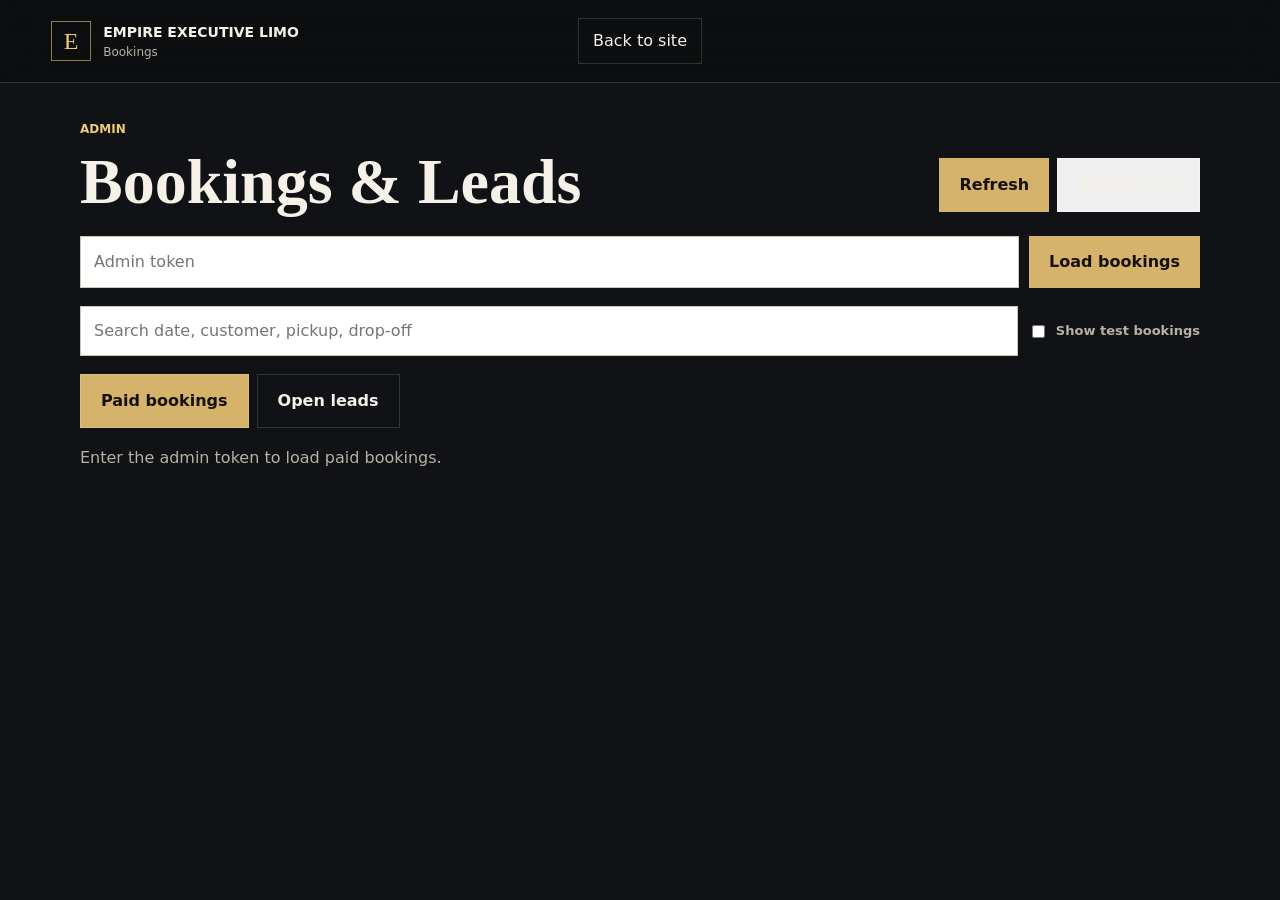
<file: admin.html>
<!doctype html>
<html lang="en">
  <head>
    <meta charset="utf-8">
    <meta name="viewport" content="width=device-width, initial-scale=1">
    <title>Empire Executive Limo | Bookings</title>
    <link rel="stylesheet" href="./styles.css">
    <style>
      body { background: #101215; }
      .admin-shell { width: min(1120px, calc(100vw - 32px)); margin: 0 auto; padding: 120px 0 56px; }
      .admin-header { display: flex; justify-content: space-between; gap: 18px; align-items: end; margin-bottom: 24px; }
      .admin-header h1 { font-size: clamp(34px, 6vw, 64px); margin: 0; }
      .admin-controls { display: grid; grid-template-columns: 1fr auto; gap: 10px; margin-bottom: 18px; }
      .admin-filters { display: grid; grid-template-columns: 1fr auto; gap: 10px; margin-bottom: 18px; }
      .admin-filters label { display: inline-flex; min-height: 48px; align-items: center; gap: 8px; color: var(--muted); }
      .admin-filters input[type="checkbox"] { width: auto; min-height: auto; }
      .admin-tabs { display: flex; flex-wrap: wrap; gap: 8px; margin-bottom: 18px; }
      .admin-tabs button { min-height: 42px; border: 1px solid var(--line); background: transparent; color: var(--text); }
      .admin-tabs button.is-active { background: var(--gold); color: #15100a; }
      .booking-list { display: grid; gap: 12px; }
      .booking-card { display: grid; gap: 12px; padding: 16px; border: 1px solid var(--line); background: var(--panel); }
      .booking-card header { display: flex; justify-content: space-between; gap: 16px; align-items: start; }
      .booking-card h2 { margin: 0; font: 800 18px/1.25 Inter, sans-serif; }
      .booking-card strong { color: var(--gold-strong); }
      .booking-grid { display: grid; grid-template-columns: repeat(3, minmax(0, 1fr)); gap: 10px; color: var(--muted); font-size: 14px; }
      .booking-grid span { display: block; color: var(--text); overflow-wrap: anywhere; }
      .booking-actions { display: flex; flex-wrap: wrap; gap: 8px; }
      .admin-note { min-height: 22px; color: var(--muted); }
      @media (max-width: 760px) {
        .admin-header, .admin-controls, .admin-filters { grid-template-columns: 1fr; display: grid; }
        .booking-card header { display: grid; }
        .booking-grid { grid-template-columns: 1fr; }
      }
    </style>
  </head>
  <body>
    <header class="site-header" aria-label="Admin navigation">
      <a class="brand" href="./" aria-label="Empire Executive Limo home">
        <span class="brand-mark">E</span>
        <span><strong>Empire Executive Limo</strong><small>Bookings</small></span>
      </a>
      <a class="call-link" href="./">Back to site</a>
    </header>
    <main class="admin-shell">
      <div class="admin-header">
        <div><p class="eyebrow">Admin</p><h1>Bookings & Leads</h1></div>
        <div class="booking-actions"><button class="button primary" id="refresh-bookings" type="button">Refresh</button><button class="button ghost" id="export-csv" type="button">Export CSV</button></div>
      </div>
      <div class="admin-controls">
        <input id="admin-token" type="password" placeholder="Admin token" autocomplete="off">
        <button class="button primary" id="load-bookings" type="button">Load bookings</button>
      </div>
      <div class="admin-filters">
        <input id="booking-search" type="search" placeholder="Search date, customer, pickup, drop-off">
        <label><input id="show-tests" type="checkbox"> Show test bookings</label>
      </div>
      <div class="admin-tabs" role="tablist" aria-label="Admin lists">
        <button class="is-active" type="button" data-view="bookings">Paid bookings</button>
        <button type="button" data-view="leads">Open leads</button>
      </div>
      <p class="admin-note" id="admin-note">Enter the admin token to load paid bookings.</p>
      <section class="booking-list" id="booking-list" aria-live="polite"></section>
    </main>
    <script src="./admin.js"></script>
  </body>
</html>
</file>
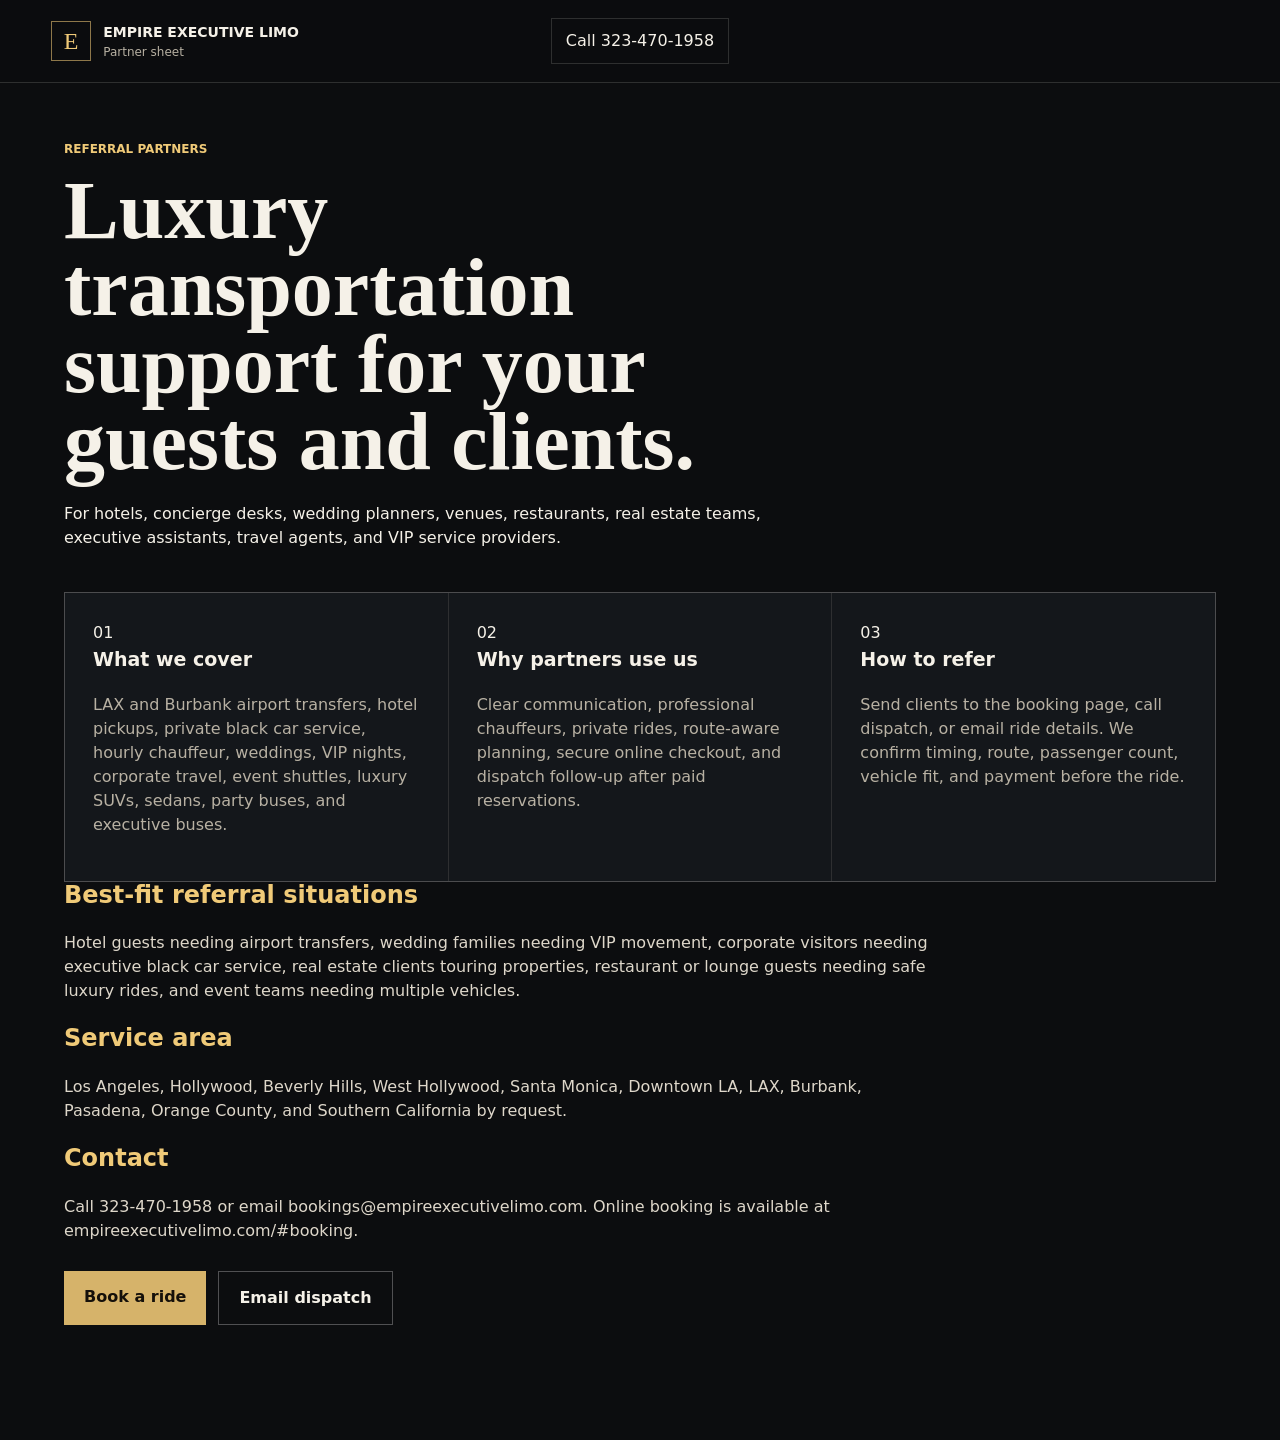
<file: partners.html>
<!doctype html>
<html lang="en">
  <head>
    <meta charset="utf-8">
    <meta name="viewport" content="width=device-width, initial-scale=1">
    <title>Referral Partners | Empire Executive Limo</title>
    <meta name="description" content="Referral partner service sheet for hotels, event planners, venues, restaurants, real estate teams, and concierge teams needing luxury chauffeur service in Los Angeles.">
    <link rel="stylesheet" href="./styles.css">
  </head>
  <body>
    <header class="site-header" aria-label="Site navigation">
      <a class="brand" href="./" aria-label="Empire Executive Limo home"><span class="brand-mark">E</span><span><strong>Empire Executive Limo</strong><small>Partner sheet</small></span></a>
      <a class="call-link" href="tel:+13234701958">Call 323-470-1958</a>
    </header>
    <main class="section legal-page">
      <div class="section-heading"><p class="eyebrow">Referral partners</p><h1>Luxury transportation support for your guests and clients.</h1><p>For hotels, concierge desks, wedding planners, venues, restaurants, real estate teams, executive assistants, travel agents, and VIP service providers.</p></div>
      <div class="intro-grid">
        <article><span>01</span><h3>What we cover</h3><p>LAX and Burbank airport transfers, hotel pickups, private black car service, hourly chauffeur, weddings, VIP nights, corporate travel, event shuttles, luxury SUVs, sedans, party buses, and executive buses.</p></article>
        <article><span>02</span><h3>Why partners use us</h3><p>Clear communication, professional chauffeurs, private rides, route-aware planning, secure online checkout, and dispatch follow-up after paid reservations.</p></article>
        <article><span>03</span><h3>How to refer</h3><p>Send clients to the booking page, call dispatch, or email ride details. We confirm timing, route, passenger count, vehicle fit, and payment before the ride.</p></article>
      </div>
      <div class="legal-body">
        <h2>Best-fit referral situations</h2>
        <p>Hotel guests needing airport transfers, wedding families needing VIP movement, corporate visitors needing executive black car service, real estate clients touring properties, restaurant or lounge guests needing safe luxury rides, and event teams needing multiple vehicles.</p>
        <h2>Service area</h2>
        <p>Los Angeles, Hollywood, Beverly Hills, West Hollywood, Santa Monica, Downtown LA, LAX, Burbank, Pasadena, Orange County, and Southern California by request.</p>
        <h2>Contact</h2>
        <p>Call 323-470-1958 or email bookings@empireexecutivelimo.com. Online booking is available at empireexecutivelimo.com/#booking.</p>
      </div>
      <div class="hero-actions"><a class="button primary" href="./#booking">Book a ride</a><a class="button ghost" href="mailto:bookings@empireexecutivelimo.com">Email dispatch</a></div>
    </main>
  </body>
</html>
</file>
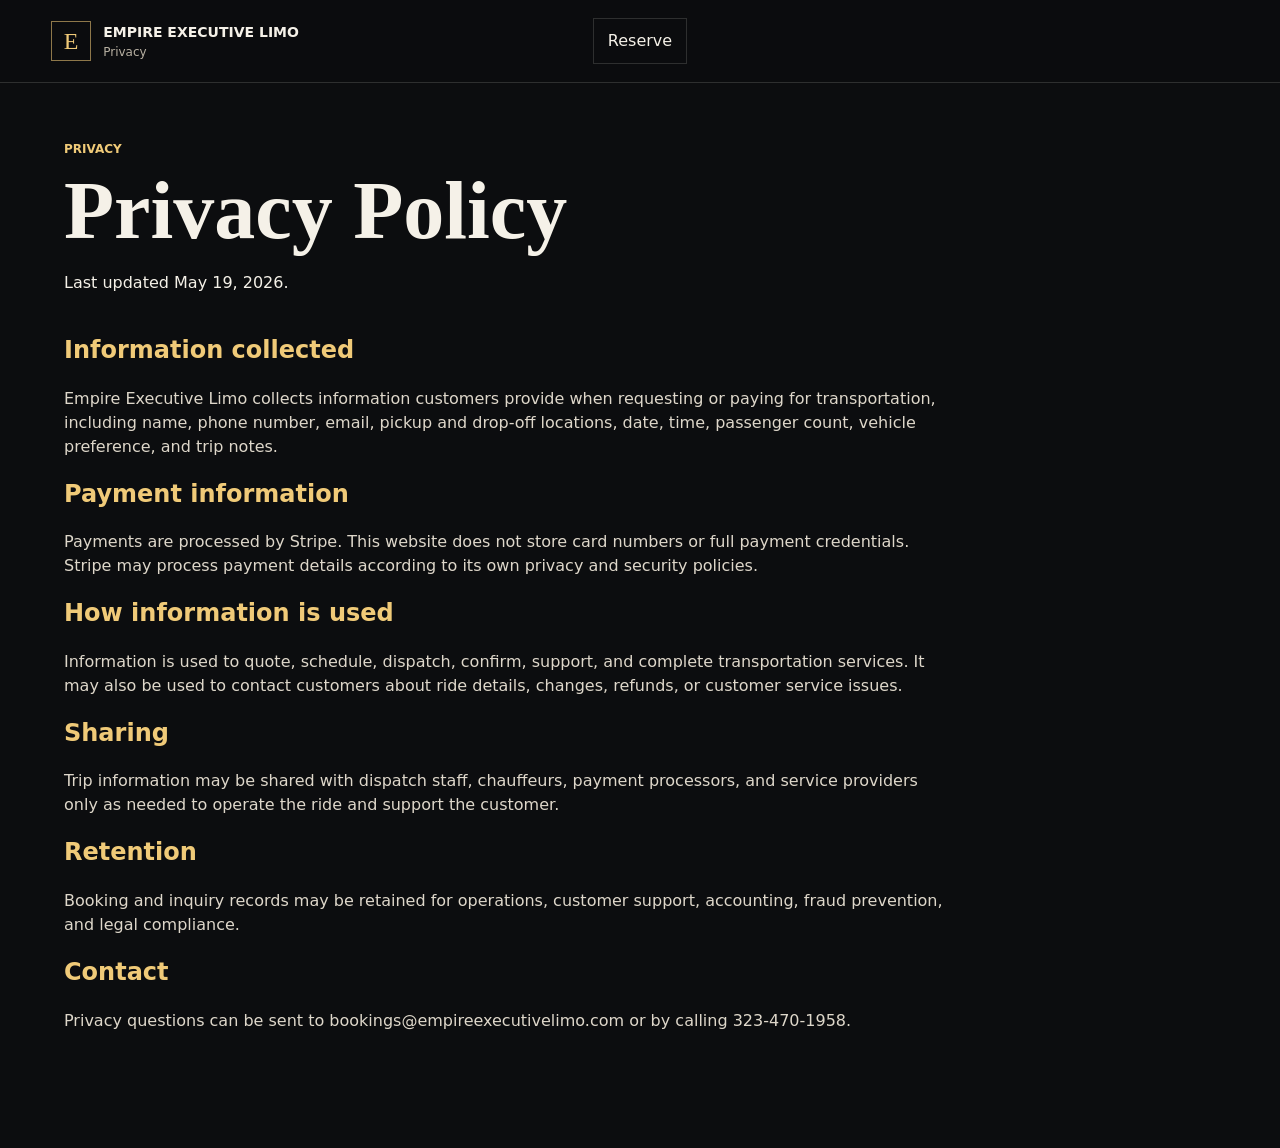
<file: privacy.html>
<!doctype html>
<html lang="en">
  <head>
    <meta charset="utf-8">
    <meta name="viewport" content="width=device-width, initial-scale=1">
    <title>Privacy Policy | Empire Executive Limo</title>
    <link rel="stylesheet" href="./styles.css">
  </head>
  <body>
    <header class="site-header" aria-label="Site navigation">
      <a class="brand" href="./" aria-label="Empire Executive Limo home"><span class="brand-mark">E</span><span><strong>Empire Executive Limo</strong><small>Privacy</small></span></a>
      <a class="call-link" href="./#booking">Reserve</a>
    </header>
    <main class="section legal-page">
      <div class="section-heading"><p class="eyebrow">Privacy</p><h1>Privacy Policy</h1><p>Last updated May 19, 2026.</p></div>
      <div class="legal-body">
        <h2>Information collected</h2>
        <p>Empire Executive Limo collects information customers provide when requesting or paying for transportation, including name, phone number, email, pickup and drop-off locations, date, time, passenger count, vehicle preference, and trip notes.</p>
        <h2>Payment information</h2>
        <p>Payments are processed by Stripe. This website does not store card numbers or full payment credentials. Stripe may process payment details according to its own privacy and security policies.</p>
        <h2>How information is used</h2>
        <p>Information is used to quote, schedule, dispatch, confirm, support, and complete transportation services. It may also be used to contact customers about ride details, changes, refunds, or customer service issues.</p>
        <h2>Sharing</h2>
        <p>Trip information may be shared with dispatch staff, chauffeurs, payment processors, and service providers only as needed to operate the ride and support the customer.</p>
        <h2>Retention</h2>
        <p>Booking and inquiry records may be retained for operations, customer support, accounting, fraud prevention, and legal compliance.</p>
        <h2>Contact</h2>
        <p>Privacy questions can be sent to bookings@empireexecutivelimo.com or by calling 323-470-1958.</p>
      </div>
    </main>
  </body>
</html>
</file>
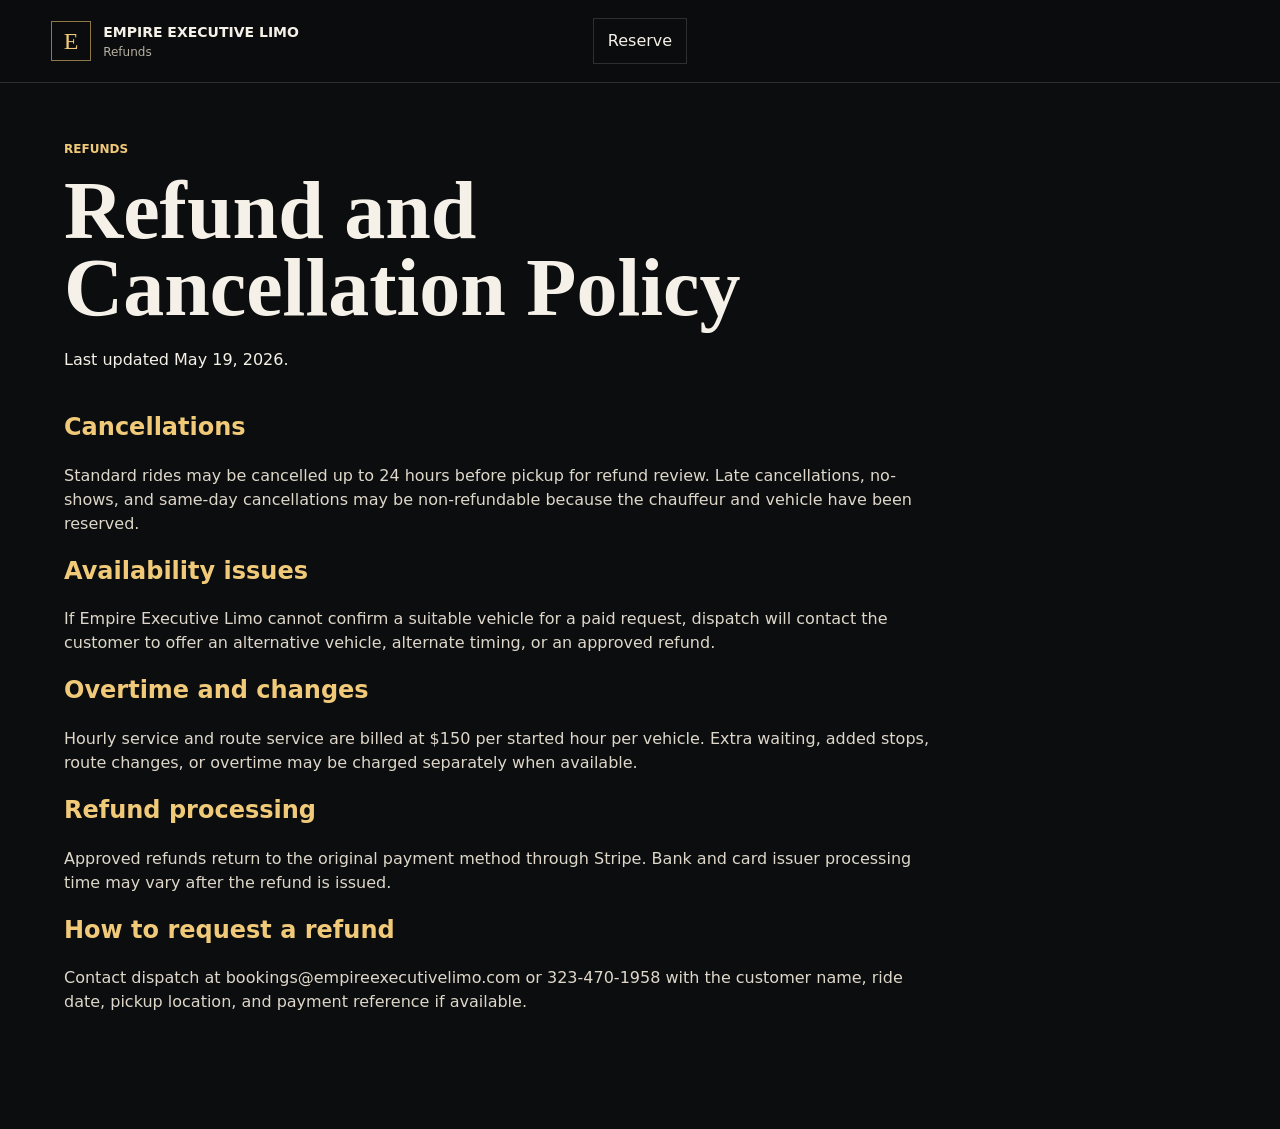
<file: refund-policy.html>
<!doctype html>
<html lang="en">
  <head>
    <meta charset="utf-8">
    <meta name="viewport" content="width=device-width, initial-scale=1">
    <title>Refund and Cancellation Policy | Empire Executive Limo</title>
    <link rel="stylesheet" href="./styles.css">
  </head>
  <body>
    <header class="site-header" aria-label="Site navigation">
      <a class="brand" href="./" aria-label="Empire Executive Limo home"><span class="brand-mark">E</span><span><strong>Empire Executive Limo</strong><small>Refunds</small></span></a>
      <a class="call-link" href="./#booking">Reserve</a>
    </header>
    <main class="section legal-page">
      <div class="section-heading"><p class="eyebrow">Refunds</p><h1>Refund and Cancellation Policy</h1><p>Last updated May 19, 2026.</p></div>
      <div class="legal-body">
        <h2>Cancellations</h2>
        <p>Standard rides may be cancelled up to 24 hours before pickup for refund review. Late cancellations, no-shows, and same-day cancellations may be non-refundable because the chauffeur and vehicle have been reserved.</p>
        <h2>Availability issues</h2>
        <p>If Empire Executive Limo cannot confirm a suitable vehicle for a paid request, dispatch will contact the customer to offer an alternative vehicle, alternate timing, or an approved refund.</p>
        <h2>Overtime and changes</h2>
        <p>Hourly service and route service are billed at $150 per started hour per vehicle. Extra waiting, added stops, route changes, or overtime may be charged separately when available.</p>
        <h2>Refund processing</h2>
        <p>Approved refunds return to the original payment method through Stripe. Bank and card issuer processing time may vary after the refund is issued.</p>
        <h2>How to request a refund</h2>
        <p>Contact dispatch at bookings@empireexecutivelimo.com or 323-470-1958 with the customer name, ride date, pickup location, and payment reference if available.</p>
      </div>
    </main>
  </body>
</html>
</file>
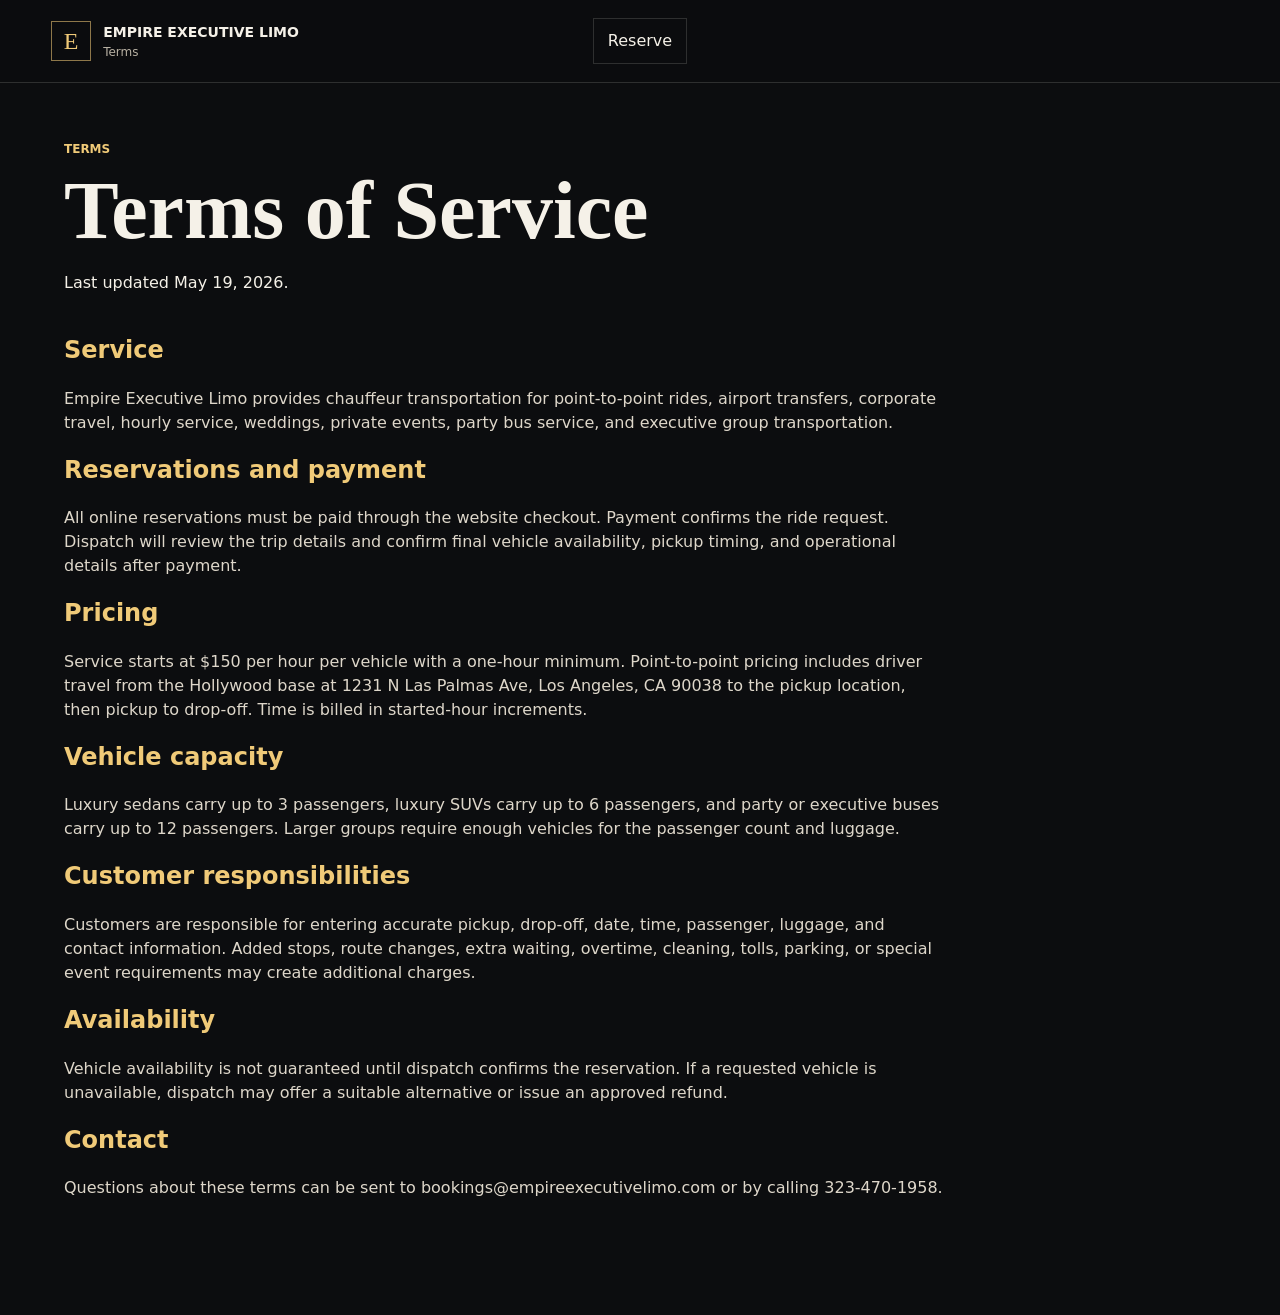
<file: terms.html>
<!doctype html>
<html lang="en">
  <head>
    <meta charset="utf-8">
    <meta name="viewport" content="width=device-width, initial-scale=1">
    <title>Terms of Service | Empire Executive Limo</title>
    <link rel="stylesheet" href="./styles.css">
  </head>
  <body>
    <header class="site-header" aria-label="Site navigation">
      <a class="brand" href="./" aria-label="Empire Executive Limo home"><span class="brand-mark">E</span><span><strong>Empire Executive Limo</strong><small>Terms</small></span></a>
      <a class="call-link" href="./#booking">Reserve</a>
    </header>
    <main class="section legal-page">
      <div class="section-heading"><p class="eyebrow">Terms</p><h1>Terms of Service</h1><p>Last updated May 19, 2026.</p></div>
      <div class="legal-body">
        <h2>Service</h2>
        <p>Empire Executive Limo provides chauffeur transportation for point-to-point rides, airport transfers, corporate travel, hourly service, weddings, private events, party bus service, and executive group transportation.</p>
        <h2>Reservations and payment</h2>
        <p>All online reservations must be paid through the website checkout. Payment confirms the ride request. Dispatch will review the trip details and confirm final vehicle availability, pickup timing, and operational details after payment.</p>
        <h2>Pricing</h2>
        <p>Service starts at $150 per hour per vehicle with a one-hour minimum. Point-to-point pricing includes driver travel from the Hollywood base at 1231 N Las Palmas Ave, Los Angeles, CA 90038 to the pickup location, then pickup to drop-off. Time is billed in started-hour increments.</p>
        <h2>Vehicle capacity</h2>
        <p>Luxury sedans carry up to 3 passengers, luxury SUVs carry up to 6 passengers, and party or executive buses carry up to 12 passengers. Larger groups require enough vehicles for the passenger count and luggage.</p>
        <h2>Customer responsibilities</h2>
        <p>Customers are responsible for entering accurate pickup, drop-off, date, time, passenger, luggage, and contact information. Added stops, route changes, extra waiting, overtime, cleaning, tolls, parking, or special event requirements may create additional charges.</p>
        <h2>Availability</h2>
        <p>Vehicle availability is not guaranteed until dispatch confirms the reservation. If a requested vehicle is unavailable, dispatch may offer a suitable alternative or issue an approved refund.</p>
        <h2>Contact</h2>
        <p>Questions about these terms can be sent to bookings@empireexecutivelimo.com or by calling 323-470-1958.</p>
      </div>
    </main>
  </body>
</html>
</file>
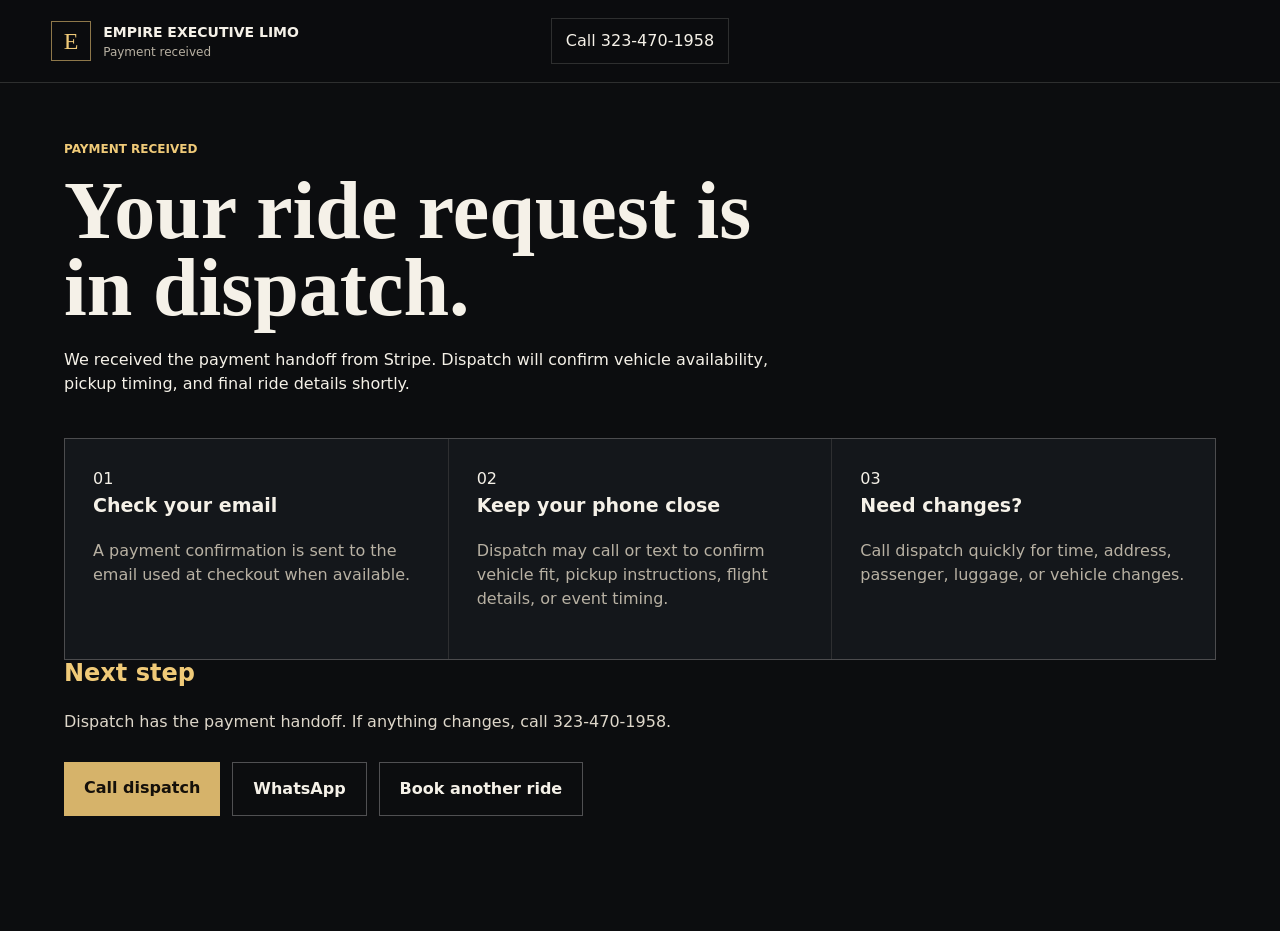
<file: thank-you.html>
<!doctype html>
<html lang="en">
  <head>
    <meta charset="utf-8">
    <meta name="viewport" content="width=device-width, initial-scale=1">
    <title>Payment Received | Empire Executive Limo</title>
    <meta name="description" content="Empire Executive Limo payment received and ride confirmation next steps.">
    <link rel="stylesheet" href="./styles.css">
  </head>
  <body>
    <header class="site-header" aria-label="Site navigation">
      <a class="brand" href="./" aria-label="Empire Executive Limo home"><span class="brand-mark">E</span><span><strong>Empire Executive Limo</strong><small>Payment received</small></span></a>
      <a class="call-link" href="tel:+13234701958">Call 323-470-1958</a>
    </header>
    <main class="section legal-page">
      <div class="section-heading"><p class="eyebrow">Payment received</p><h1>Your ride request is in dispatch.</h1><p>We received the payment handoff from Stripe. Dispatch will confirm vehicle availability, pickup timing, and final ride details shortly.</p></div>
      <div class="intro-grid">
        <article><span>01</span><h3>Check your email</h3><p>A payment confirmation is sent to the email used at checkout when available.</p></article>
        <article><span>02</span><h3>Keep your phone close</h3><p>Dispatch may call or text to confirm vehicle fit, pickup instructions, flight details, or event timing.</p></article>
        <article><span>03</span><h3>Need changes?</h3><p>Call dispatch quickly for time, address, passenger, luggage, or vehicle changes.</p></article>
      </div>
      <div class="legal-body" id="booking-summary"><h2>Booking lookup</h2><p>Loading payment details...</p></div>
      <div class="hero-actions"><a class="button primary" href="tel:+13234701958">Call dispatch</a><a class="button ghost" href="https://wa.me/13234701958" target="_blank" rel="noopener">WhatsApp</a><a class="button ghost" href="./#booking">Book another ride</a></div>
    </main>
    <script src="./config.js"></script>
    <script src="./thank-you.js"></script>
  </body>
</html>
</file>
<file: styles.css>
:root{--ink:#0c0d0f;--charcoal:#14171b;--panel:#191d22;--line:rgba(255,255,255,.14);--text:#f5f1e8;--muted:#b8b1a3;--gold:#d6b36a;--gold-strong:#f0ca78}*{box-sizing:border-box}html{scroll-behavior:smooth}body{margin:0;background:var(--ink);color:var(--text);font-family:Inter,ui-sans-serif,system-ui,-apple-system,BlinkMacSystemFont,"Segoe UI",sans-serif;line-height:1.5}a{color:inherit;text-decoration:none}img{display:block;width:100%}.site-header{position:fixed;z-index:20;top:0;left:0;right:0;display:grid;grid-template-columns:1fr auto 1fr;align-items:center;gap:24px;padding:18px clamp(18px,4vw,56px);background:rgba(12,13,15,.78);border-bottom:1px solid var(--line);backdrop-filter:blur(18px)}.brand{display:inline-flex;align-items:center;gap:12px}.brand-mark{display:grid;place-items:center;width:40px;height:40px;border:1px solid rgba(214,179,106,.65);color:var(--gold-strong);font-family:Georgia,serif;font-size:24px}.brand strong,.brand small{display:block}.brand strong{font-size:14px;text-transform:uppercase;letter-spacing:0}.brand small{color:var(--muted);font-size:12px}.desktop-nav{display:flex;gap:22px;color:var(--muted);font-size:14px}.desktop-nav a:hover,.call-link:hover{color:var(--gold-strong)}.call-link{justify-self:end;color:var(--text);border:1px solid var(--line);padding:10px 14px}.hero{position:relative;min-height:92svh;display:grid;align-items:end;padding:130px clamp(18px,5vw,72px) 54px;overflow:hidden}.hero-media,.hero-overlay{position:absolute;inset:0}.hero-media{background-image:url("https://images.unsplash.com/photo-1503376780353-7e6692767b70?auto=format&fit=crop&w=2400&q=86");background-size:cover;background-position:center;transform:scale(1.02)}.hero-overlay{background:linear-gradient(90deg,rgba(12,13,15,.94) 0%,rgba(12,13,15,.73) 42%,rgba(12,13,15,.22) 100%),linear-gradient(0deg,rgba(12,13,15,.94) 0%,rgba(12,13,15,0) 44%)}.hero-content{position:relative;max-width:820px;z-index:1}.eyebrow{margin:0 0 14px;color:var(--gold-strong);font-size:12px;font-weight:800;text-transform:uppercase;letter-spacing:0}h1,h2,h3,p{margin-top:0}h1{max-width:820px;margin-bottom:22px;font-family:Georgia,"Times New Roman",serif;font-size:clamp(46px,8vw,104px);line-height:.94;letter-spacing:0}h2{font-family:Georgia,"Times New Roman",serif;font-size:clamp(34px,5vw,64px);line-height:1;letter-spacing:0}h3{font-size:19px;letter-spacing:0}.hero-copy{max-width:640px;color:#dfd8cb;font-size:19px}.hero-actions{display:flex;flex-wrap:wrap;gap:12px;margin-top:28px}.button,button{min-height:48px;border:0;padding:14px 20px;font:inherit;font-weight:800;cursor:pointer}.button.primary{background:var(--gold);color:#15100a}.button.ghost{border:1px solid rgba(255,255,255,.28);color:var(--text)}.button.full{width:100%}.quick-quote{position:absolute;z-index:2;right:clamp(18px,5vw,72px);bottom:54px;width:min(310px,calc(100vw - 36px));padding:20px;border:1px solid var(--line);background:rgba(20,23,27,.82);backdrop-filter:blur(16px)}.quick-quote span{color:var(--muted);font-size:13px}.quick-quote strong{display:block;margin:5px 0 8px;color:var(--gold-strong);font-size:24px}.quick-quote p{margin:0;color:#ddd5c6;font-size:14px}.trust-band{display:grid;grid-template-columns:repeat(4,1fr);border-top:1px solid var(--line);border-bottom:1px solid var(--line);background:#111316}.trust-band div{padding:28px clamp(18px,4vw,48px);border-right:1px solid var(--line)}.trust-band strong,.trust-band span{display:block}.trust-band strong{font-size:30px;color:var(--gold-strong)}.trust-band span{color:var(--muted);font-size:14px}.section,.booking-section{padding:clamp(72px,9vw,128px) clamp(18px,5vw,72px)}.section-heading{max-width:760px;margin-bottom:42px}.intro-grid{display:grid;grid-template-columns:repeat(3,1fr);gap:1px;background:var(--line);border:1px solid var(--line)}.intro-grid article{min-height:220px;padding:28px;background:var(--charcoal)}.intro-grid p,.service-list p,.fleet-card p,.booking-copy p,.payment-options p,.site-footer p{color:var(--muted)}.split{display:grid;grid-template-columns:.8fr 1.2fr;gap:clamp(36px,7vw,92px);background:#101215}.service-list{border-top:1px solid var(--line)}.service-list article{display:grid;grid-template-columns:54px .6fr 1fr;gap:22px;padding:26px 0;border-bottom:1px solid var(--line)}.service-list span{color:var(--gold-strong);font-family:Georgia,serif}.fleet-grid{display:grid;grid-template-columns:repeat(4,1fr);gap:18px}.fleet-card{background:var(--panel);border:1px solid var(--line)}.fleet-card img{aspect-ratio:4/3;object-fit:cover;filter:saturate(.85) contrast(1.06)}.fleet-card div{padding:22px}.fleet-card span{color:var(--gold-strong);font-size:13px;font-weight:800}.booking-section{display:grid;grid-template-columns:.75fr 1fr;gap:clamp(34px,6vw,84px);background:#e8e2d5;color:#141414}.booking-copy .eyebrow{color:#7d5a19}.booking-copy p,.booking-copy li{color:#4b4a46}.booking-copy ul{display:grid;gap:12px;padding-left:19px}.booking-form,.payment-card{display:grid;gap:16px;padding:clamp(20px,3vw,34px);background:#fffdf8;border:1px solid #d7ccba;color:#151515}label{display:grid;gap:7px;color:#3b3b39;font-size:13px;font-weight:800}input,select{width:100%;min-height:48px;border:1px solid #cfc4b3;background:#fff;color:#141414;padding:12px 13px;font:inherit}.form-row{display:grid;grid-template-columns:1fr 1fr;gap:14px}.form-note{margin:0;color:#777063;font-size:12px}.payments{background:#111316}.payment-layout{display:grid;grid-template-columns:minmax(280px,520px) 1fr;gap:clamp(28px,5vw,72px);align-items:start}.payment-total{display:flex;justify-content:space-between;gap:18px;align-items:center;padding-bottom:16px;border-bottom:1px solid #ded3c0}.payment-total span{color:#5c554a}.payment-total strong{font-size:28px}.wallet-button{width:100%;min-height:52px;background:#050505;color:#fff;border-radius:7px;font-size:18px}.wallet-button[disabled]{opacity:.55;cursor:not-allowed}.divider{display:flex;align-items:center;gap:12px;color:#6d665b;font-size:12px}.divider:before,.divider:after{content:"";height:1px;flex:1;background:#ded3c0}.card-fields{display:grid;gap:14px}.payment-options{display:grid;grid-template-columns:repeat(3,1fr);gap:14px}.payment-options a{display:grid;min-height:92px;place-items:center;border:1px solid var(--line);background:var(--panel);color:var(--text);font-weight:900}.payment-options p{grid-column:1/-1;max-width:660px}.site-footer{display:flex;justify-content:space-between;gap:24px;padding:36px clamp(18px,5vw,72px);border-top:1px solid var(--line);background:#090a0c}.site-footer a{display:block;color:var(--muted);text-align:right}@media (max-width:900px){.site-header{grid-template-columns:1fr;gap:12px;position:absolute}.desktop-nav{display:none}.call-link{justify-self:start}.hero{min-height:980px;align-items:start;padding-top:174px}.quick-quote{left:18px;right:18px;bottom:28px}.trust-band,.intro-grid,.fleet-grid,.split,.booking-section,.payment-layout{grid-template-columns:1fr}.service-list article{grid-template-columns:44px 1fr}.service-list article p{grid-column:2}.payment-options{grid-template-columns:1fr}.site-footer{display:grid}.site-footer a{text-align:left}}@media (max-width:560px){h1{font-size:48px}.form-row{grid-template-columns:1fr}.trust-band div{border-bottom:1px solid var(--line)}}

textarea{width:100%;border:1px solid #cfc4b3;background:#fff;color:#141414;padding:12px 13px;font:inherit;resize:vertical}.lead-section{background:#101215}.lead-layout{display:grid;grid-template-columns:minmax(280px,680px) minmax(240px,360px);gap:clamp(24px,5vw,56px);align-items:start}.lead-form{display:grid;gap:16px;padding:clamp(20px,3vw,34px);background:#fffdf8;border:1px solid #d7ccba;color:#151515}.contact-actions{display:grid;gap:12px}.contact-actions .button{display:grid;place-items:center;text-align:center;border:1px solid var(--line)}@media (max-width:900px){.lead-layout{grid-template-columns:1fr}}

.legal-page{min-height:100svh;padding-top:140px}.legal-body{max-width:880px;display:grid;gap:22px}.legal-body h2{font:800 24px/1.15 Inter,ui-sans-serif,system-ui,sans-serif;margin:0;color:var(--gold-strong)}.legal-body p{margin:0;color:#ded7ca}.legal-page h1{font-size:clamp(42px,7vw,82px)}

.is-hidden{display:none!important}

.seo-copy{max-width:980px;margin-top:24px;color:#ded7ca;font-size:17px}.partners{background:#101215}.admin-card-tools{display:grid;grid-template-columns:minmax(160px,220px) 1fr;gap:12px}.admin-card-tools textarea{min-height:84px}@media (max-width:760px){.admin-card-tools{grid-template-columns:1fr}}
</file>
